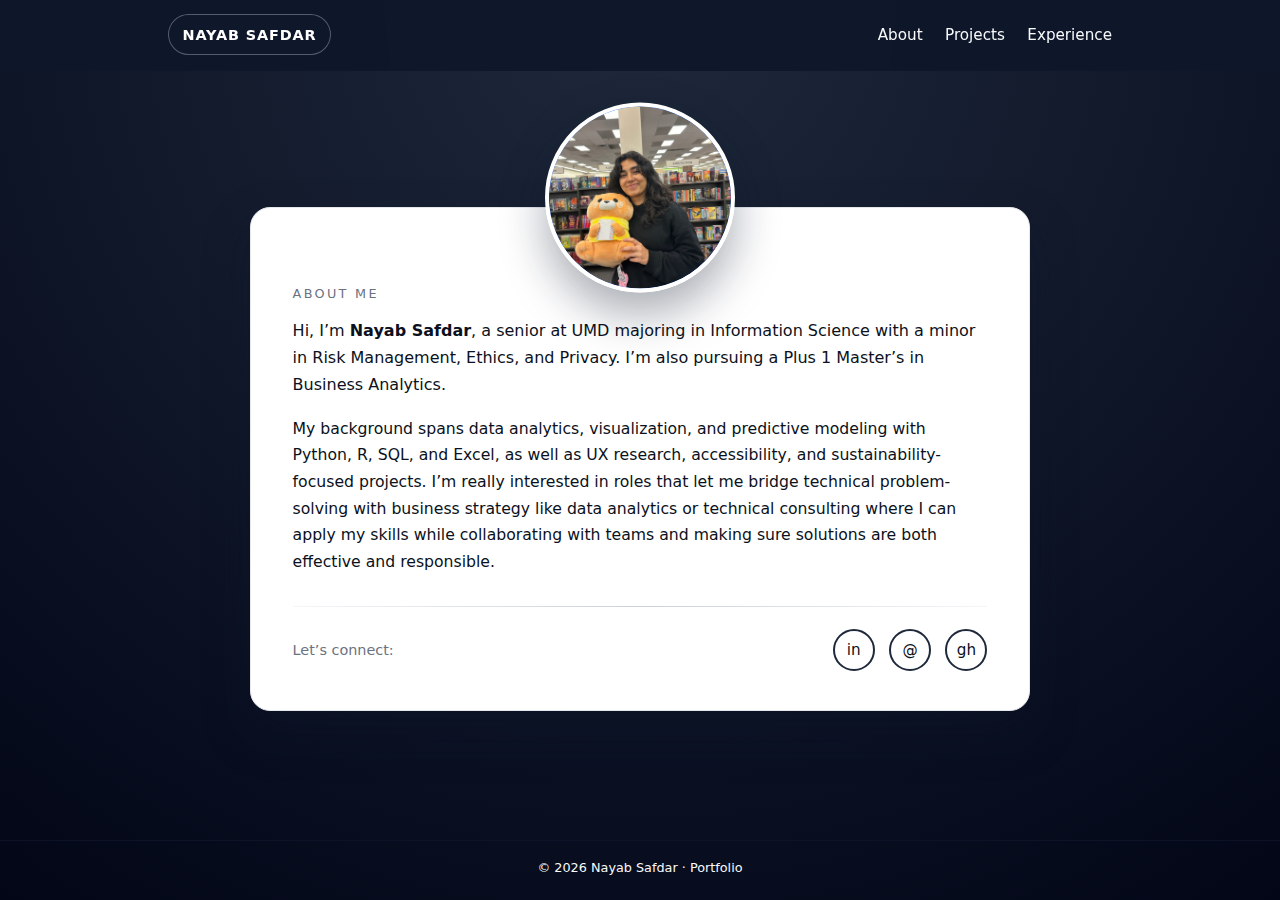
<file: index.html>
<!DOCTYPE html>
<html lang="en">
<head>
  <meta charset="UTF-8">
  <title>Nayab Safdar | Portfolio</title>
  <link rel="stylesheet" href="styles.css">
</head>
<body>
  <div class="page-wrapper">

    <!-- NAVBAR -->
    <header>
      <nav class="navbar">
        <div class="nav-logo">NAYAB SAFDAR</div>
        <ul class="nav-links">
          <li><a href="index.html">About</a></li>
          <li><a href="projects.html">Projects</a></li>
          <li><a href="experience.html">Experience</a></li>
        </ul>
      </nav>
    </header>

    <!-- MAIN -->
    <main>
      <div class="content">

        <!-- ABOUT SECTION -->
        <section class="about-section">
          <div class="about-shell">

            <!-- CIRCLE PHOTO -->
            <div class="about-avatar-wrapper">
                <div class="about-avatar">
                    <img src="IMG_5929.JPG" alt="Photo of Nayab Safdar">
                  </div>
            </div>

            <!-- CARD -->
            <div class="about-card">
              <div class="about-heading">About Me</div>

              <div class="about-title-row">
                <p class="about-body" style="margin: 0; font-size: 1rem; color: var(--navy);">
                  Hi, I’m <strong>Nayab Safdar</strong>, a senior at UMD majoring in Information Science with a minor in Risk Management, Ethics, and Privacy. 
                  I’m also pursuing a Plus 1 Master’s in Business Analytics.
                </p>
              </div>

              <p class="about-body">
                My background spans data analytics, visualization, and predictive modeling with Python, R, SQL, and Excel, as well as UX research, accessibility, and sustainability-focused projects. 
                I’m really interested in roles that let me bridge technical problem-solving with business strategy like data analytics or technical consulting where I can apply my skills while collaborating with teams and making sure solutions are both effective and responsible.
              </p>

              <div class="about-divider"></div>

              <!-- SOCIAL ICONS ONLY -->
              <div class="about-socials">
                <span class="about-socials-label">Let’s connect:</span>

                <div class="about-socials-icons">
                  <!-- LinkedIn -->
                  <a
                    href="https://www.linkedin.com/in/nayabsafdar7"
                    class="social-icon"
                    aria-label="LinkedIn"
                    target="_blank"
                    rel="noopener noreferrer"
                  >
                    in
                  </a>

                  <!-- Email -->
                  <a
                    href="mailto:nayabsafdar28@gmail.com"
                    class="social-icon"
                    aria-label="Email"
                  >
                    @
                  </a>

                  <!-- GitHub (update href later) -->
                  <a
                    href="https://github.com/Naya26?tab=repositories"
                    class="social-icon"
                    aria-label="GitHub"
                    target="_blank"
                    rel="noopener noreferrer"
                >
                  gh
                </a>
                </div>
              </div>
            </div>

          </div>
        </section>
      </div>
    </main>

    <!-- FOOTER -->
    <footer>
      © <span id="year"></span> Nayab Safdar · Portfolio
    </footer>

  </div>

  <script>
    document.getElementById('year').textContent = new Date().getFullYear();
  </script>
</body>
</html>
</file>
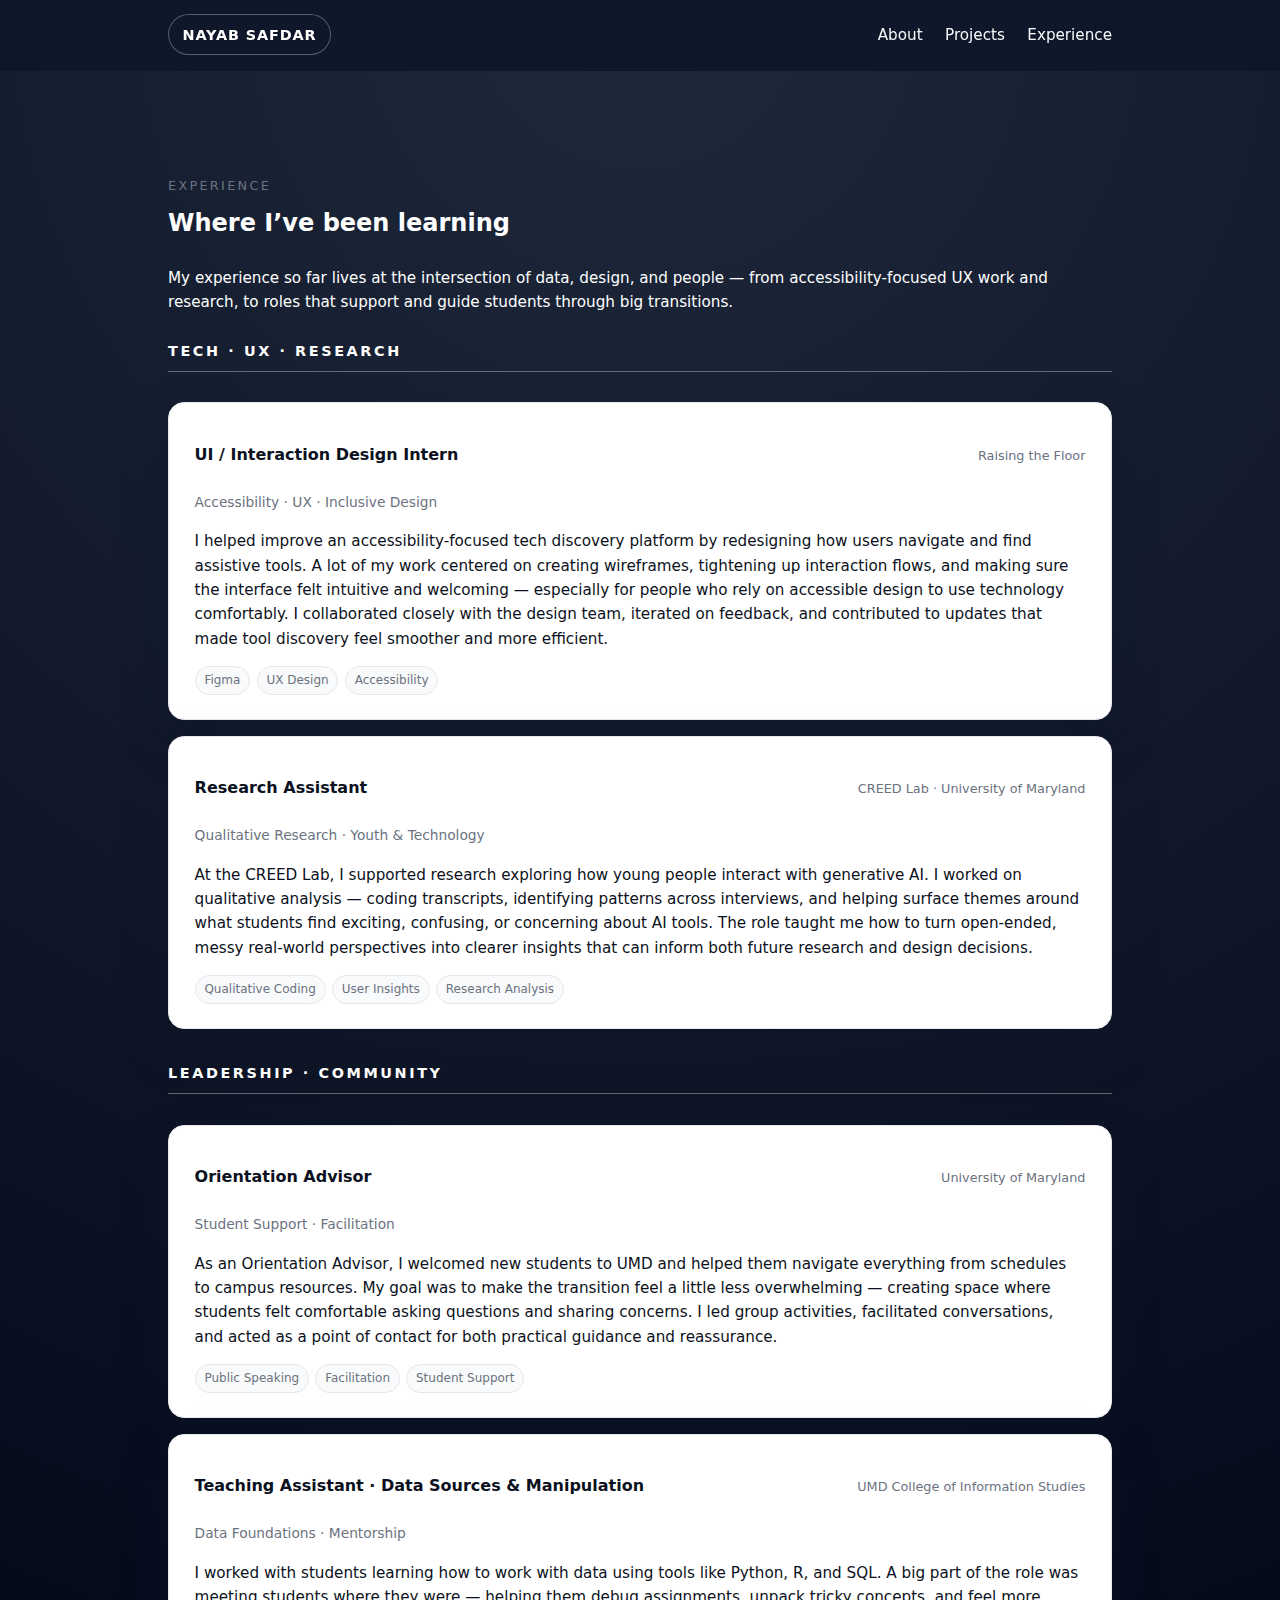
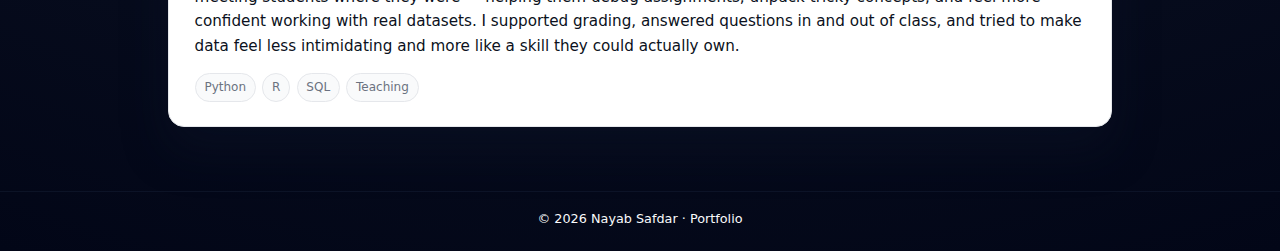
<file: experience.html>
<!DOCTYPE html>
<html lang="en">
<head>
  <meta charset="UTF-8">
  <title>Experience | Nayab Safdar</title>
  <link rel="stylesheet" href="styles.css">
</head>
<body>
  <div class="page-wrapper">

    <!-- NAVBAR -->
    <header>
      <nav class="navbar">
        <div class="nav-logo">NAYAB SAFDAR</div>
        <ul class="nav-links">
          <li><a href="index.html">About</a></li>
          <li><a href="projects.html">Projects</a></li>
          <li><a href="experience.html">Experience</a></li>
        </ul>
      </nav>
    </header>

    <!-- MAIN CONTENT -->
    <main>
      <div class="content">

        <!-- EXPERIENCE HEADER -->
        <section class="section">
          <div class="section-header">
            <div class="section-kicker">Experience</div>
            <h1 class="section-title">Where I’ve been learning</h1>
          </div>

          <p class="card-description" style="color: #FFFFFF;">
            My experience so far lives at the intersection of data, design, and people — from accessibility-focused UX work and research, to roles that support and guide students through big transitions.
          </p>

          <!-- ===================== EXPERIENCE STACK ===================== -->
          <div class="experience-stack">

            <!-- ======================= TECH UX RESEARCH ======================= -->
            <div class="experience-group">
              <div class="experience-subheader">TECH · UX · RESEARCH</div>

              <!-- RAISING THE FLOOR -->
              <article class="card">
                <div class="card-title-row">
                  <h2 class="card-title">UI / Interaction Design Intern</h2>
                  <div class="card-meta">Raising the Floor</div>
                </div>

                <div class="card-role">Accessibility · UX · Inclusive Design</div>

                <p class="card-description">
                  I helped improve an accessibility-focused tech discovery platform by redesigning how users navigate and find assistive tools.
                  A lot of my work centered on creating wireframes, tightening up interaction flows, and making sure the interface felt intuitive and welcoming —
                  especially for people who rely on accessible design to use technology comfortably.
                  I collaborated closely with the design team, iterated on feedback, and contributed to updates that made tool discovery feel smoother and more efficient.
                </p>

                <div class="card-tags">
                  <span class="card-tag">Figma</span>
                  <span class="card-tag">UX Design</span>
                  <span class="card-tag">Accessibility</span>
                </div>
              </article>

              <!-- CREED LAB -->
              <article class="card">
                <div class="card-title-row">
                  <h2 class="card-title">Research Assistant</h2>
                  <div class="card-meta">CREED Lab · University of Maryland</div>
                </div>

                <div class="card-role">Qualitative Research · Youth & Technology</div>

                <p class="card-description">
                  At the CREED Lab, I supported research exploring how young people interact with generative AI.
                  I worked on qualitative analysis — coding transcripts, identifying patterns across interviews, and helping surface themes around what students find exciting, confusing, or concerning about AI tools.
                  The role taught me how to turn open-ended, messy real-world perspectives into clearer insights that can inform both future research and design decisions.
                </p>

                <div class="card-tags">
                  <span class="card-tag">Qualitative Coding</span>
                  <span class="card-tag">User Insights</span>
                  <span class="card-tag">Research Analysis</span>
                </div>
              </article>
            </div>


            <!-- ======================= LEADERSHIP COMMUNITY ======================= -->
            <div class="experience-group">
              <div class="experience-subheader">LEADERSHIP · COMMUNITY</div>

              <!-- ORIENTATION ADVISOR -->
              <article class="card">
                <div class="card-title-row">
                  <h2 class="card-title">Orientation Advisor</h2>
                  <div class="card-meta">University of Maryland</div>
                </div>

                <div class="card-role">Student Support · Facilitation</div>

                <p class="card-description">
                  As an Orientation Advisor, I welcomed new students to UMD and helped them navigate everything from schedules to campus resources.
                  My goal was to make the transition feel a little less overwhelming — creating space where students felt comfortable asking questions and sharing concerns.
                  I led group activities, facilitated conversations, and acted as a point of contact for both practical guidance and reassurance.
                </p>

                <div class="card-tags">
                  <span class="card-tag">Public Speaking</span>
                  <span class="card-tag">Facilitation</span>
                  <span class="card-tag">Student Support</span>
                </div>
              </article>

              <!-- TEACHING ASSISTANT -->
              <article class="card">
                <div class="card-title-row">
                  <h2 class="card-title">Teaching Assistant · Data Sources & Manipulation</h2>
                  <div class="card-meta">UMD College of Information Studies</div>
                </div>

                <div class="card-role">Data Foundations · Mentorship</div>

                <p class="card-description">
                  I worked with students learning how to work with data using tools like Python, R, and SQL.
                  A big part of the role was meeting students where they were — helping them debug assignments, unpack tricky concepts, and feel more confident working with real datasets.
                  I supported grading, answered questions in and out of class, and tried to make data feel less intimidating and more like a skill they could actually own.
                </p>

                <div class="card-tags">
                  <span class="card-tag">Python</span>
                  <span class="card-tag">R</span>
                  <span class="card-tag">SQL</span>
                  <span class="card-tag">Teaching</span>
                </div>
              </article>

            </div>

          </div>
        </section>

      </div>
    </main>

    <!-- FOOTER -->
    <footer>
      © <span id="year"></span> Nayab Safdar · Portfolio
    </footer>

  </div>

  <script>
    document.getElementById('year').textContent = new Date().getFullYear();
  </script>
</body>
</html>
</file>
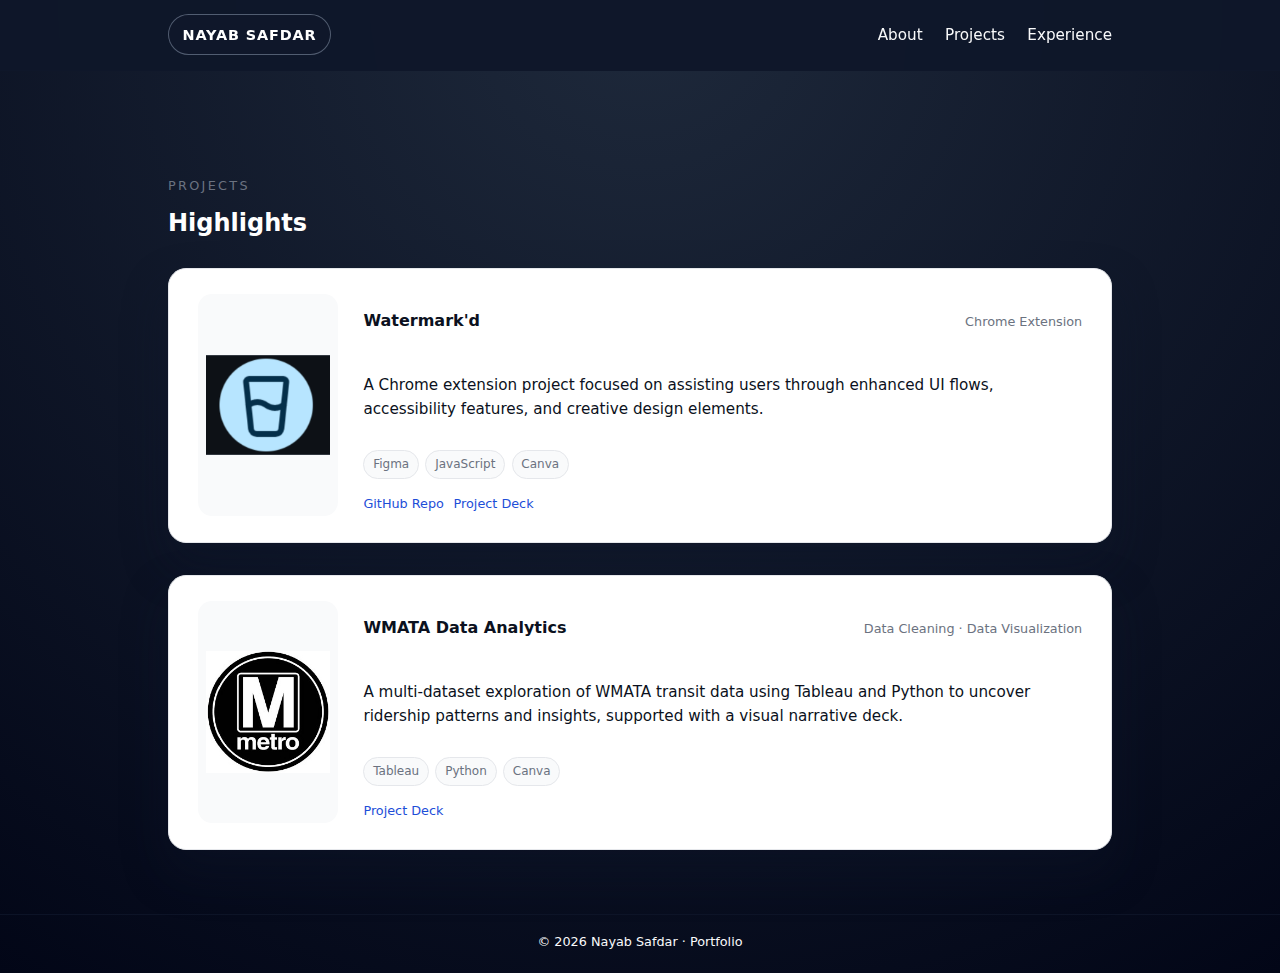
<file: projects.html>
<!DOCTYPE html>
<html lang="en">
<head>
  <meta charset="UTF-8">
  <title>Projects | Nayab Safdar</title>
  <link rel="stylesheet" href="styles.css">
</head>
<body>
  <div class="page-wrapper">

    <!-- NAVBAR -->
    <header>
      <nav class="navbar">
        <div class="nav-logo">NAYAB SAFDAR</div>
        <ul class="nav-links">
          <li><a href="index.html">About</a></li>
          <li><a href="projects.html">Projects</a></li>
          <li><a href="experience.html">Experience</a></li>
        </ul>
      </nav>
    </header>

    <!-- MAIN CONTENT -->
    <main>
      <div class="content">

        <!-- PAGE TITLE -->
        <section class="section">
          <div class="section-header">
            <div class="section-kicker">Projects</div>
            <h1 class="section-title">Highlights</h1>
          </div>

          <p class="card-description">
            <!-- optional description about your work style -->
          </p>

          <!-- ========================================= -->
          <!--         PROJECT LIST (VERTICAL)           -->
          <!-- ========================================= -->
          <div class="project-list">

            <!-- ================= PROJECT 1 ================= -->
            <article class="project-item">

              <div class="project-media">
                <img src="Watermark'd.png" alt="Watermark'd Chrome Extension preview">
              </div>

              <div class="project-info">
                <div class="card-title-row">
                  <h2 class="card-title">Watermark'd</h2>
                  <div class="card-meta">Chrome Extension</div>
                </div>

                <p class="card-description project-description">
                  A Chrome extension project focused on assisting users through enhanced UI flows, accessibility features, and creative design elements.
                </p>

                <div class="card-tags">
                  <span class="card-tag">Figma</span>
                  <span class="card-tag">JavaScript</span>
                  <span class="card-tag">Canva</span>
                </div>

                <div class="card-links">
                  <a href="https://github.com/cysabi/watermark-d" target="_blank" class="card-link">GitHub Repo</a>
                  <a href="https://www.canva.com/design/DAG41fBm2Q0/4GKhzrKdv1udum4CqtsMkg/edit" target="_blank" class="card-link">Project Deck</a>
                </div>
              </div>

            </article>


            <!-- ================= PROJECT 2 ================= -->
            <article class="project-item">

              <div class="project-media">
                <img src="metro.jpg" alt="WMATA Data Analytics dashboard">
              </div>

              <div class="project-info">
                <div class="card-title-row">
                  <h2 class="card-title">WMATA Data Analytics</h2>
                  <div class="card-meta">Data Cleaning · Data Visualization</div>
                </div>

                <p class="card-description project-description">
                  A multi-dataset exploration of WMATA transit data using Tableau and Python to uncover ridership patterns and insights, supported with a visual narrative deck.
                </p>

                <div class="card-tags">
                  <span class="card-tag">Tableau</span>
                  <span class="card-tag">Python</span>
                  <span class="card-tag">Canva</span>
                </div>

                <div class="card-links">
                  <a href="https://www.canva.com/design/DAGhGTg2n7I/JAepshUGmxz7mks9IvPOgw/view?embed" target="_blank" class="card-link">Project Deck</a>
                </div>
              </div>

            </article>

            <!-- Add more projects here using the same structure if needed -->

          </div>
        </section>

      </div>
    </main>

    <!-- FOOTER -->
    <footer>
      © <span id="year"></span> Nayab Safdar · Portfolio
    </footer>

  </div>

  <script>
    document.getElementById('year').textContent = new Date().getFullYear();
  </script>

</body>
</html>
</file>
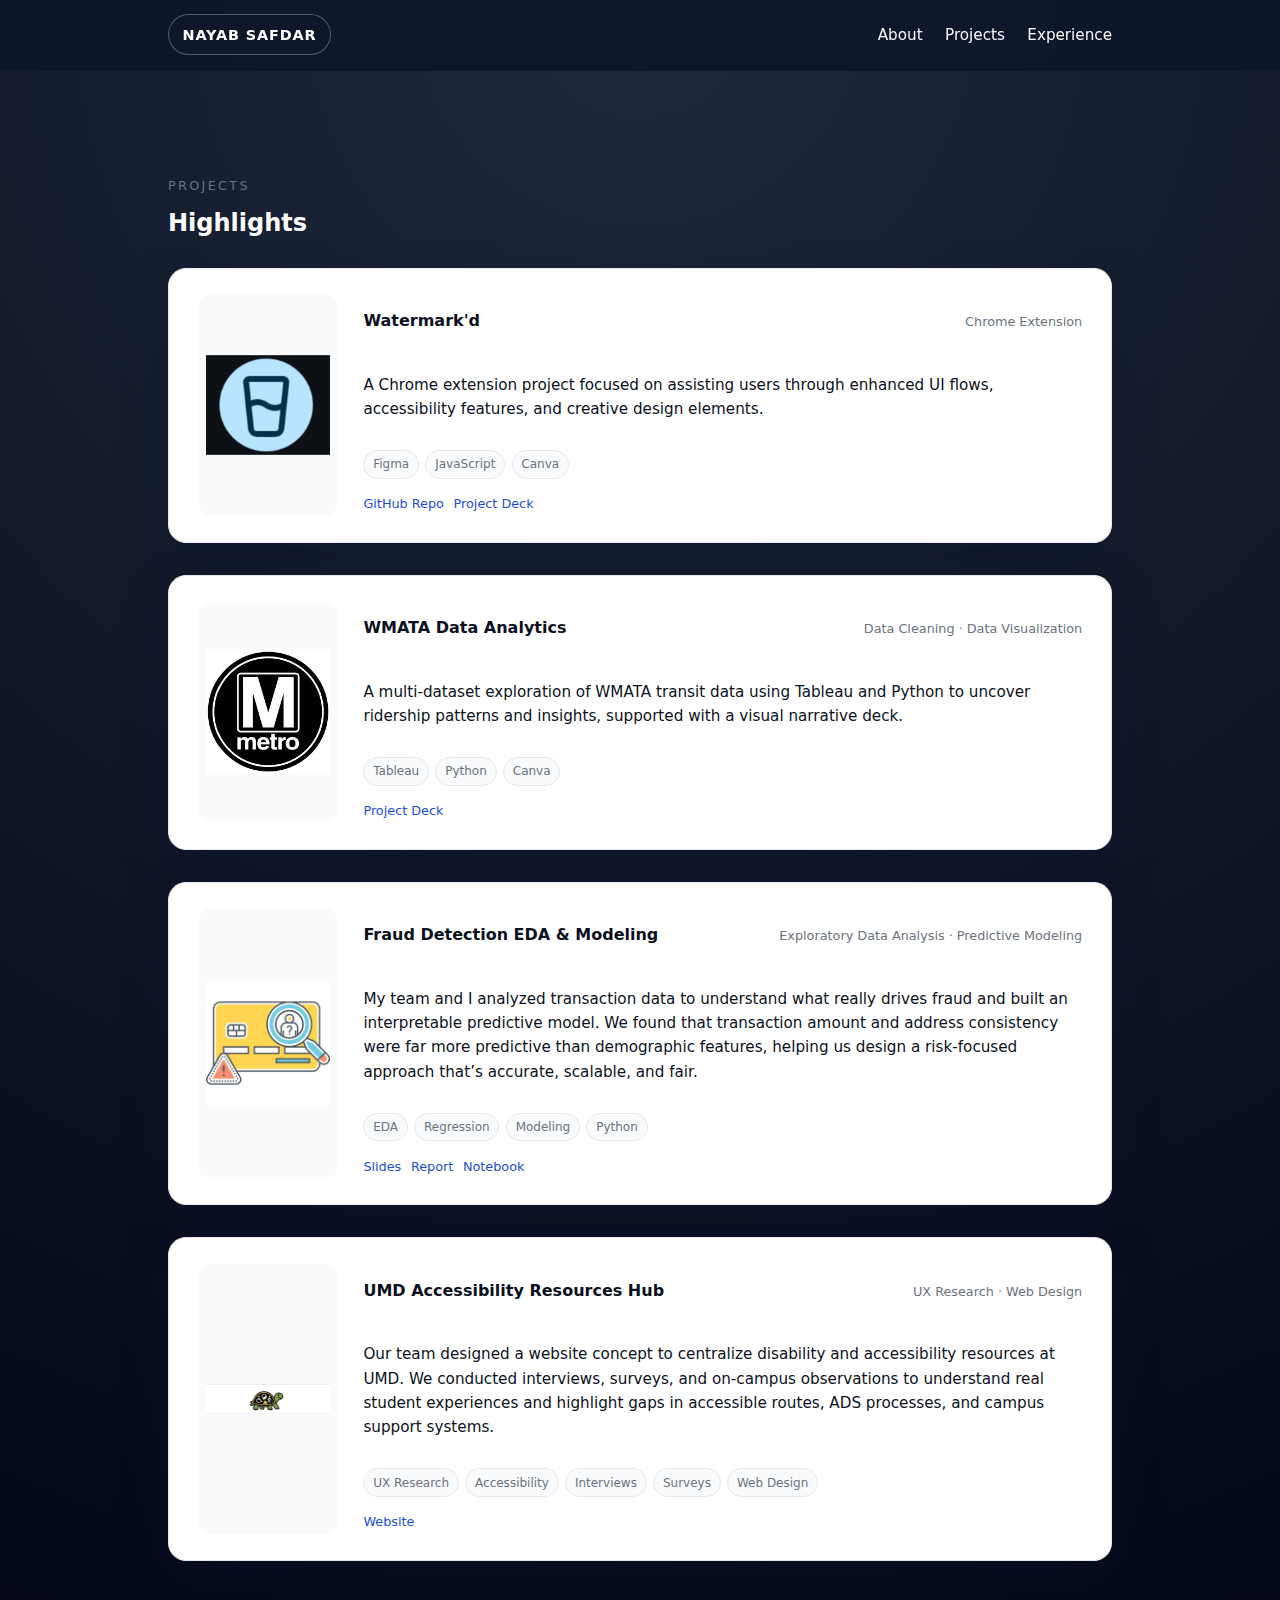
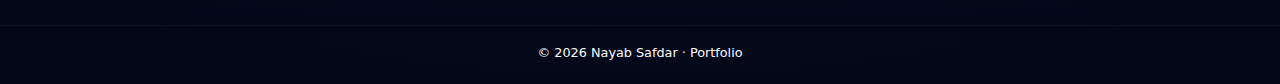
<file: Downloads/Nayab-portfolio/projects.html>
<!DOCTYPE html>
<html lang="en">
<head>
  <meta charset="UTF-8">
  <title>Projects | Nayab Safdar</title>
  <link rel="stylesheet" href="styles.css">
</head>
<body>
  <div class="page-wrapper">

    <!-- NAVBAR -->
    <header>
      <nav class="navbar">
        <div class="nav-logo">NAYAB SAFDAR</div>
        <ul class="nav-links">
          <li><a href="index.html">About</a></li>
          <li><a href="projects.html">Projects</a></li>
          <li><a href="experience.html">Experience</a></li>
        </ul>
      </nav>
    </header>

    <!-- MAIN CONTENT -->
    <main>
      <div class="content">

        <!-- PAGE TITLE -->
        <section class="section">
          <div class="section-header">
            <div class="section-kicker">Projects</div>
            <h1 class="section-title">Highlights</h1>
          </div>

          <p class="card-description">
            <!-- optional description about your work style -->
          </p>

          <!-- ========================================= -->
          <!--         PROJECT LIST (VERTICAL)           -->
          <!-- ========================================= -->
          <div class="project-list">

            <!-- ================= PROJECT 1: WATERMARK'D ================= -->
            <article class="project-item">
              <div class="project-media">
                <img src="Watermark'd.png" alt="Watermark'd Chrome Extension preview">
              </div>

              <div class="project-info">
                <div class="card-title-row">
                  <h2 class="card-title">Watermark'd</h2>
                  <div class="card-meta">Chrome Extension</div>
                </div>

                <p class="card-description project-description">
                  A Chrome extension project focused on assisting users through enhanced UI flows,
                  accessibility features, and creative design elements.
                </p>

                <div class="card-tags">
                  <span class="card-tag">Figma</span>
                  <span class="card-tag">JavaScript</span>
                  <span class="card-tag">Canva</span>
                </div>

                <div class="card-links">
                  <a href="https://github.com/cysabi/watermark-d"
                     target="_blank"
                     class="card-link">GitHub Repo</a>
                  <a href="https://www.canva.com/design/DAG41fBm2Q0/4GKhzrKdv1udum4CqtsMkg/edit"
                     target="_blank"
                     class="card-link">Project Deck</a>
                </div>
              </div>
            </article>


            <!-- ================= PROJECT 2: WMATA ANALYTICS ================= -->
            <article class="project-item">
              <div class="project-media">
                <img src="metro.jpg" alt="WMATA Data Analytics dashboard">
              </div>

              <div class="project-info">
                <div class="card-title-row">
                  <h2 class="card-title">WMATA Data Analytics</h2>
                  <div class="card-meta">Data Cleaning · Data Visualization</div>
                </div>

                <p class="card-description project-description">
                  A multi-dataset exploration of WMATA transit data using Tableau and Python
                  to uncover ridership patterns and insights, supported with a visual narrative deck.
                </p>

                <div class="card-tags">
                  <span class="card-tag">Tableau</span>
                  <span class="card-tag">Python</span>
                  <span class="card-tag">Canva</span>
                </div>

                <div class="card-links">
                  <a href="https://www.canva.com/design/DAGhGTg2n7I/JAepshUGmxz7mks9IvPOgw/view?embed"
                     target="_blank"
                     class="card-link">Project Deck</a>
                </div>
              </div>
            </article>


            <!-- ================= PROJECT 3: FRAUD DETECTION ================= -->
            <article class="project-item">
              <div class="project-media">
                <img src="fraud-detection.jpg" alt="Fraud Detection">
              </div>

              <div class="project-info">
                <div class="card-title-row">
                  <h2 class="card-title">Fraud Detection EDA & Modeling</h2>
                  <div class="card-meta">Exploratory Data Analysis · Predictive Modeling</div>
                </div>

                <p class="card-description project-description">
                  My team and I analyzed transaction data to understand what really drives fraud and built
                  an interpretable predictive model. We found that transaction amount and address consistency
                  were far more predictive than demographic features, helping us design a risk-focused approach
                  that’s accurate, scalable, and fair.
                </p>

                <div class="card-tags">
                  <span class="card-tag">EDA</span>
                  <span class="card-tag">Regression</span>
                  <span class="card-tag">Modeling</span>
                  <span class="card-tag">Python</span>
                </div>

                <div class="card-links">
                  <!-- Slides -->
                  <a href="https://new.express.adobe.com/id/urn:aaid:sc:VA6C2:fe852b8b-7b9c-59a3-979b-b48f26fc01b6?accept=true&category=search"
                     target="_blank"
                     class="card-link">
                    Slides
                  </a>
                
                  <!-- Report PDF -->
                  <a href="BUDT704_Group K.pdf"
                     target="_blank"
                     class="card-link">
                    Report
                  </a>
                
                  <!-- Notebook (GitHub viewer – best for .ipynb) -->
                  <a href="https://colab.research.google.com/drive/12n3q2j1UVWAQI8pu37ef-PM1Xa7bF3of"
                     target="_blank"
                     class="card-link">
                    Notebook
                  </a>
                </div>
              </div>
            </article>


            <!-- ================= PROJECT 4: ACCESSIBILITY HUB ================= -->
            <article class="project-item">
              <div class="project-media">
                <img src="Terpability.jpg" alt="TerpAbility Website">
              </div>

              <div class="project-info">
                <div class="card-title-row">
                  <h2 class="card-title">UMD Accessibility Resources Hub</h2>
                  <div class="card-meta">UX Research · Web Design</div>
                </div>

                <p class="card-description project-description">
                  Our team designed a website concept to centralize disability and accessibility resources at UMD.
                  We conducted interviews, surveys, and on-campus observations to understand real student experiences
                  and highlight gaps in accessible routes, ADS processes, and campus support systems.
                </p>

                <div class="card-tags">
                  <span class="card-tag">UX Research</span>
                  <span class="card-tag">Accessibility</span>
                  <span class="card-tag">Interviews</span>
                  <span class="card-tag">Surveys</span>
                  <span class="card-tag">Web Design</span>
                </div>

                <div class="card-links">
                  <a href="https://sites.google.com/d/1QhxLEZgRxJQsXTh1ORQ0MkAj8TUfmdX1/p/1h090FdO07CfsGk3Fcp8oRqHIxNvRvnFK/edit"
                     target="_blank"
                     class="card-link">
                    Website
                  </a>
                </div>
              </div>
            </article>

          </div>
        </section>

      </div>
    </main>

    <!-- FOOTER -->
    <footer>
      © <span id="year"></span> Nayab Safdar · Portfolio
    </footer>

  </div>

  <script>
    document.getElementById('year').textContent = new Date().getFullYear();
  </script>

</body>
</html>
</file>
<file: styles.css>
/* ========== THEME ========== */

:root {
    /* Core palette: navy + white */
    --navy-bg: #0f172a;      /* page background navy */
    --navy: #0b1120;         /* deep navy for text / accents */
    --navy-soft: #1e293b;    /* softer navy for borders */
    --white: #ffffff;
    --offwhite: #f9fafb;
    --muted: #6b7280;
    --accent: #1d4ed8;       /* bright navy/blue accent */
  
    --max-width: 1000px;
    --radius-lg: 20px;
    --shadow-soft: 0 22px 45px rgba(15, 23, 42, 0.35);
  }
  
  *,
  *::before,
  *::after {
    box-sizing: border-box;
  }
  
  /* Global text is dark navy on light backgrounds unless overridden */
  body {
    margin: 0;
    min-height: 100vh;
    font-family: system-ui, -apple-system, BlinkMacSystemFont, "Segoe UI", sans-serif;
    background: radial-gradient(circle at top, #1e293b, #020617);
    color: var(--navy);
    line-height: 1.7;
  }
  
  /* ========== LAYOUT ========== */
  
  .page-wrapper {
    display: flex;
    flex-direction: column;
    min-height: 100vh;
  }
  
  main {
    flex: 1;
  }
  
  .content {
    max-width: var(--max-width);
    margin: 0 auto;
    padding: 3.5rem 1.75rem 4rem;
  }
  
  /* ========== NAVBAR ========== */
  
  header {
    position: sticky;
    top: 0;
    z-index: 10;
    backdrop-filter: blur(18px);
    background: rgba(15, 23, 42, 0.96);
    border-bottom: 1px solid rgba(15, 23, 42, 0.9);
  }
  
  .navbar {
    max-width: var(--max-width);
    margin: 0 auto;
    padding: 0.9rem 1.75rem;
    display: flex;
    align-items: center;
    justify-content: space-between;
  }
  
  .nav-logo {
    font-weight: 700;
    letter-spacing: 0.06em;
    text-transform: uppercase;
    font-size: 0.9rem;
    color: var(--white);
    border: 1px solid rgba(148, 163, 184, 0.5);
    padding: 0.45rem 0.85rem;
    border-radius: 999px;
    background: rgba(15, 23, 42, 0.9);
  }
  
  .nav-links {
    list-style: none;
    display: flex;
    gap: 1.4rem;
    margin: 0;
    padding: 0;
  }
  
  .nav-links a {
    text-decoration: none;
    color: var(--offwhite);
    font-size: 0.95rem;
    position: relative;
    padding-bottom: 0.2rem;
  }
  
  .nav-links a::after {
    content: "";
    position: absolute;
    left: 0;
    bottom: 0;
    width: 0;
    height: 2px;
    background: linear-gradient(to right, var(--white), var(--accent));
    transition: width 0.25s ease;
  }
  
  .nav-links a:hover {
    color: var(--white);
  }
  
  .nav-links a:hover::after {
    width: 100%;
  }
  
  /* ========== ABOUT SECTION (circle + card + socials) ========== */
  
  .about-section {
    position: relative;
    padding-top: 5rem; /* space for floating circle */
  }
  
  /* centers the card + circle */
  .about-shell {
    position: relative;
    max-width: 780px;
    margin: 0 auto;
  }
  
  /* big circular profile area */
  .about-avatar-wrapper {
    position: absolute;
    top: 0;
    left: 50%;
    transform: translate(-50%, -55%);
    z-index: 2;
  }
  
  .about-avatar {
    width: 190px;
    height: 190px;
    border-radius: 999px;
    background: radial-gradient(circle at 30% 20%, #60a5fa, #1d4ed8);
    border: 4px solid var(--white);
    display: flex;
    align-items: center;
    justify-content: center;
    box-shadow: var(--shadow-soft);
    overflow: hidden;
  }
  
  /* for when you add a real photo later */
  .about-avatar img {
    width: 100%;
    height: 100%;
    object-fit: cover;   /* fills the circle without distortion */
    border-radius: 999px; /* ensure it stays round */
  }
  
  .about-avatar-initials {
    font-size: 2.4rem;
    font-weight: 700;
    letter-spacing: 0.1em;
    text-transform: uppercase;
    color: var(--white);
  }
  
  /* main white card */
  .about-card {
    background: var(--white);
    border-radius: var(--radius-lg);
    border: 1px solid #e5e7eb;
    padding: 4.7rem 2.6rem 2.4rem; /* extra top padding for circle overlap */
    box-shadow: var(--shadow-soft);
  }
  
  /* text inside card is navy / muted gray */
  .about-heading {
    text-transform: uppercase;
    letter-spacing: 0.18em;
    font-size: 0.8rem;
    color: var(--muted);
    margin-bottom: 0.75rem;
  }
  
  .about-title-row {
    display: flex;
    flex-wrap: wrap;
    gap: 0.6rem;
    align-items: baseline;
    margin-bottom: 1.1rem;
  }
  
  .about-title-row h1 {
    margin: 0;
    font-size: 2.1rem;
    color: var(--navy);
  }
  
  .about-tagline {
    font-size: 0.95rem;
    color: var(--muted);
  }
  
  .about-body {
    font-size: 0.98rem;
    color: var(--navy);
    margin-bottom: 1.9rem;
  }
  
  /* subtle horizontal line */
  .about-divider {
    height: 1px;
    background: linear-gradient(
      to right,
      rgba(148, 163, 184, 0.1),
      rgba(148, 163, 184, 0.5),
      rgba(148, 163, 184, 0.1)
    );
    margin-bottom: 1.4rem;
  }
  
  /* socials row */
  .about-socials {
    display: flex;
    flex-wrap: wrap;
    align-items: center;
    justify-content: space-between;
    gap: 1rem;
  }
  
  .about-socials-label {
    font-size: 0.9rem;
    color: var(--muted);
  }
  
  /* circle icons row */
  .about-socials-icons {
    display: flex;
    align-items: center;
    gap: 0.9rem;
  }
  
  .social-icon {
    width: 42px;
    height: 42px;
    border-radius: 999px;
    border: 2px solid var(--navy-soft);
    background: var(--white);
    display: inline-flex;
    align-items: center;
    justify-content: center;
    font-size: 0.95rem;
    color: var(--navy);
    text-decoration: none;
    transition: transform 0.18s ease, box-shadow 0.18s ease,
      border-color 0.18s ease, background 0.18s ease, color 0.18s ease;
  }
  
  .social-icon:hover {
    transform: translateY(-2px);
    box-shadow: 0 12px 30px rgba(15, 23, 42, 0.4);
    border-color: var(--accent);
    background: var(--accent);
    color: var(--white);
  }
  
  /* text links next to icons */
  .social-text-links {
    display: flex;
    flex-wrap: wrap;
    gap: 0.8rem;
  }
  
  .social-text-link {
    font-size: 0.85rem;
    color: var(--muted);
    text-decoration: none;
    border-bottom: 1px dashed rgba(148, 163, 184, 0.7);
  }
  
  .social-text-link:hover {
    color: var(--navy);
    border-bottom-style: solid;
  }
  
  /* ========== GENERIC SECTIONS / CARDS (for Projects & Experience) ========== */
  
  .section {
    margin-top: 3rem;
  }
  
  .section-header {
    margin-bottom: 1.4rem;
  }
  
  .section-kicker {
    font-size: 0.8rem;
    text-transform: uppercase;
    letter-spacing: 0.18em;
    color: var(--muted);
  }
  
  .section-title {
    font-size: 1.5rem;
    color: var(--white);
    margin-top: 0.4rem;
  }
  
  /* Descriptive text inside experience & project cards */
 .card-description {
    font-size: 0.95rem;
    color: var(--navy);      /* <-- DARK TEXT FOR WHITE CARDS */
    line-height: 1.6;
  }
  
  /* Experience page intro paragraph should be white */
  .experience-intro {
    color: var(--white) !important;
  }

  /* cards on dark background = white panels like About card */
  .card-grid {
    display: grid;
    grid-template-columns: repeat(auto-fit, minmax(260px, 1fr));
    gap: 1.6rem;
    margin-top: 1rem;
  }
  
  .card {
    background: var(--white);
    border-radius: 16px;
    border: 1px solid #e5e7eb;
    padding: 1.5rem 1.6rem;
    box-shadow: var(--shadow-soft);
    color: var(--navy);
  }
  
  .card-title-row {
    display: flex;
    justify-content: space-between;
    gap: 0.75rem;
    align-items: baseline;
    margin-bottom: 0.6rem;
  }
  
  .card-title {
    font-size: 1rem;
    font-weight: 600;
  }
  
  .card-meta {
    font-size: 0.8rem;
    color: var(--muted);
  }
  
  .card-tags {
    display: flex;
    flex-wrap: wrap;
    gap: 0.4rem;
    margin-top: 0.85rem;
  }
  
  .card-tag {
    font-size: 0.75rem;
    padding: 0.2rem 0.55rem;
    border-radius: 999px;
    border: 1px solid #e5e7eb;
    color: var(--muted);
    background: var(--offwhite);
  }
  
  .card-links {
    display: flex;
    flex-wrap: wrap;
    gap: 0.6rem;
    font-size: 0.8rem;
    margin-top: 0.9rem;
  }
  
  .card-link {
    text-decoration: none;
    color: var(--accent);
    border-bottom: 1px solid transparent;
  }
  
  .card-link:hover {
    border-bottom-color: var(--accent);
  }
  
  /* Experience layout (two columns of white cards) */
  .experience-layout {
    display: grid;
    grid-template-columns: minmax(0, 1.4fr) minmax(0, 1.1fr);
    gap: 1.9rem;
    margin-top: 1.2rem;
  }
  
  .experience-column-title {
    font-size: 0.9rem;
    text-transform: uppercase;
    letter-spacing: 0.16em;
    color: var(--muted);
    margin-bottom: 0.7rem;
  }

  .experience-subheader {
    font-size: 0.9rem;
    text-transform: uppercase;
    letter-spacing: 0.18em;
    color: var(--white);         /* <-- NOW WHITE */
    font-weight: 700;
    padding-bottom: 0.5rem;
    border-bottom: 1px solid rgba(255, 255, 255, 0.35);
    margin-bottom: 0.9rem;
  }
  
  .card-role {
    font-size: 0.86rem;
    color: var(--muted);
  }
  
  /* Contact strip – white bar on navy bg */
  .contact-strip {
    margin-top: 3rem;
    padding: 1.3rem 1.7rem;
    border-radius: 18px;
    background: var(--white);
    border: 1px solid #e5e7eb;
    display: flex;
    flex-wrap: wrap;
    gap: 1rem;
    align-items: center;
    justify-content: space-between;
    box-shadow: var(--shadow-soft);
    color: var(--navy);
  }
  
  .contact-text {
    font-size: 0.95rem;
  }
  
  .contact-links {
    display: flex;
    flex-wrap: wrap;
    gap: 0.75rem;
  }
  
  .contact-link {
    font-size: 0.85rem;
    text-decoration: none;
    color: var(--white);
    background: var(--navy);
    padding: 0.45rem 0.9rem;
    border-radius: 999px;
    font-weight: 500;
  }
  
  .contact-link:hover {
    background: var(--accent);
  }
  
  /* ========== FOOTER ========== */
  
  footer {
    border-top: 1px solid rgba(15, 23, 42, 0.8);
    padding: 1rem 1.75rem 1.3rem;
    font-size: 0.8rem;
    color: var(--offwhite);
    text-align: center;
  }
  
  /* ========== RESPONSIVE ========== */
  
  @media (max-width: 768px) {
    .content {
      padding-inline: 1.25rem;
    }
  
    .about-avatar {
      width: 160px;
      height: 160px;
    }
  
    .about-card {
      padding: 4rem 1.6rem 2.1rem;
    }
  
    .about-title-row h1 {
      font-size: 1.8rem;
    }
  
    .experience-layout {
      grid-template-columns: 1fr;
    }
  
    .about-socials {
      flex-direction: column;
      align-items: flex-start;
    }
  }

  /* Vertical experience stack with sub-headers */

.experience-stack {
    display: flex;
    flex-direction: column;
    gap: 2rem;
    margin-top: 1.5rem;
  }
  
  .experience-group {
    display: flex;
    flex-direction: column;
    gap: 1rem; /* space between header and cards */
  }

  /* ===== PROJECTS: vertical list, image on left, info on right ===== */

.project-list {
    display: flex;
    flex-direction: column;
    gap: 2rem;              /* spacing between project cards */
    margin-top: 1.5rem;
  }
  
  .project-item {
    display: flex;
    gap: 1.6rem;
    align-items: stretch;
    background: var(--white);
    border-radius: 18px;
    border: 1px solid #e5e7eb;
    padding: 1.6rem 1.8rem;
    box-shadow: var(--shadow-soft);
  }
  
  /* square image area */
  .project-media {
    flex: 0 0 140px;        /* fixed width column */
    max-width: 140px;
    border-radius: 14px;
    background: #e5e7eb;    /* light grey placeholder */
    overflow: hidden;
    aspect-ratio: 1 / 1;    /* keeps it square */
  }
  
  /* actual image when you add one */
  .project-media img {
    width: 100%;
    height: 100%;
    object-fit: contain;      
    padding: 8px;             
    background-color: #f9fafb; 
  }
  
  /* text column */
  .project-info {
    flex: 1;
    display: flex;
    flex-direction: column;
  }
  
  .project-description {
    color: var(--navy);
  }
  
  /* mobile: stack image on top of text */
  @media (max-width: 768px) {
    .project-item {
      flex-direction: column;
    }
  
    .project-media {
      flex: 0 0 auto;
      width: 100%;
      max-width: 260px;
    }
  }
</file>
<file: Downloads/Nayab-portfolio/styles.css>
/* ========== THEME ========== */

:root {
    /* Core palette: navy + white */
    --navy-bg: #0f172a;      /* page background navy */
    --navy: #0b1120;         /* deep navy for text / accents */
    --navy-soft: #1e293b;    /* softer navy for borders */
    --white: #ffffff;
    --offwhite: #f9fafb;
    --muted: #6b7280;
    --accent: #1d4ed8;       /* bright navy/blue accent */
  
    --max-width: 1000px;
    --radius-lg: 20px;
    --shadow-soft: 0 22px 45px rgba(15, 23, 42, 0.35);
  }
  
  *,
  *::before,
  *::after {
    box-sizing: border-box;
  }
  
  /* Global text is dark navy on light backgrounds unless overridden */
  body {
    margin: 0;
    min-height: 100vh;
    font-family: system-ui, -apple-system, BlinkMacSystemFont, "Segoe UI", sans-serif;
    background: radial-gradient(circle at top, #1e293b, #020617);
    color: var(--navy);
    line-height: 1.7;
  }
  
  /* ========== LAYOUT ========== */
  
  .page-wrapper {
    display: flex;
    flex-direction: column;
    min-height: 100vh;
  }
  
  main {
    flex: 1;
  }
  
  .content {
    max-width: var(--max-width);
    margin: 0 auto;
    padding: 3.5rem 1.75rem 4rem;
  }
  
  /* ========== NAVBAR ========== */
  
  header {
    position: sticky;
    top: 0;
    z-index: 10;
    backdrop-filter: blur(18px);
    background: rgba(15, 23, 42, 0.96);
    border-bottom: 1px solid rgba(15, 23, 42, 0.9);
  }
  
  .navbar {
    max-width: var(--max-width);
    margin: 0 auto;
    padding: 0.9rem 1.75rem;
    display: flex;
    align-items: center;
    justify-content: space-between;
  }
  
  .nav-logo {
    font-weight: 700;
    letter-spacing: 0.06em;
    text-transform: uppercase;
    font-size: 0.9rem;
    color: var(--white);
    border: 1px solid rgba(148, 163, 184, 0.5);
    padding: 0.45rem 0.85rem;
    border-radius: 999px;
    background: rgba(15, 23, 42, 0.9);
  }
  
  .nav-links {
    list-style: none;
    display: flex;
    gap: 1.4rem;
    margin: 0;
    padding: 0;
  }
  
  .nav-links a {
    text-decoration: none;
    color: var(--offwhite);
    font-size: 0.95rem;
    position: relative;
    padding-bottom: 0.2rem;
  }
  
  .nav-links a::after {
    content: "";
    position: absolute;
    left: 0;
    bottom: 0;
    width: 0;
    height: 2px;
    background: linear-gradient(to right, var(--white), var(--accent));
    transition: width 0.25s ease;
  }
  
  .nav-links a:hover {
    color: var(--white);
  }
  
  .nav-links a:hover::after {
    width: 100%;
  }
  
  /* ========== ABOUT SECTION (circle + card + socials) ========== */
  
  .about-section {
    position: relative;
    padding-top: 5rem; /* space for floating circle */
  }
  
  /* centers the card + circle */
  .about-shell {
    position: relative;
    max-width: 780px;
    margin: 0 auto;
  }
  
  /* big circular profile area */
  .about-avatar-wrapper {
    position: absolute;
    top: 0;
    left: 50%;
    transform: translate(-50%, -55%);
    z-index: 2;
  }
  
  .about-avatar {
    width: 190px;
    height: 190px;
    border-radius: 999px;
    background: radial-gradient(circle at 30% 20%, #60a5fa, #1d4ed8);
    border: 4px solid var(--white);
    display: flex;
    align-items: center;
    justify-content: center;
    box-shadow: var(--shadow-soft);
    overflow: hidden;
  }
  
  /* for when you add a real photo later */
  .about-avatar img {
    width: 100%;
    height: 100%;
    object-fit: cover;   /* fills the circle without distortion */
    border-radius: 999px; /* ensure it stays round */
  }
  
  .about-avatar-initials {
    font-size: 2.4rem;
    font-weight: 700;
    letter-spacing: 0.1em;
    text-transform: uppercase;
    color: var(--white);
  }
  
  /* main white card */
  .about-card {
    background: var(--white);
    border-radius: var(--radius-lg);
    border: 1px solid #e5e7eb;
    padding: 4.7rem 2.6rem 2.4rem; /* extra top padding for circle overlap */
    box-shadow: var(--shadow-soft);
  }
  
  /* text inside card is navy / muted gray */
  .about-heading {
    text-transform: uppercase;
    letter-spacing: 0.18em;
    font-size: 0.8rem;
    color: var(--muted);
    margin-bottom: 0.75rem;
  }
  
  .about-title-row {
    display: flex;
    flex-wrap: wrap;
    gap: 0.6rem;
    align-items: baseline;
    margin-bottom: 1.1rem;
  }
  
  .about-title-row h1 {
    margin: 0;
    font-size: 2.1rem;
    color: var(--navy);
  }
  
  .about-tagline {
    font-size: 0.95rem;
    color: var(--muted);
  }
  
  .about-body {
    font-size: 0.98rem;
    color: var(--navy);
    margin-bottom: 1.9rem;
  }
  
  /* subtle horizontal line */
  .about-divider {
    height: 1px;
    background: linear-gradient(
      to right,
      rgba(148, 163, 184, 0.1),
      rgba(148, 163, 184, 0.5),
      rgba(148, 163, 184, 0.1)
    );
    margin-bottom: 1.4rem;
  }
  
  /* socials row */
  .about-socials {
    display: flex;
    flex-wrap: wrap;
    align-items: center;
    justify-content: space-between;
    gap: 1rem;
  }
  
  .about-socials-label {
    font-size: 0.9rem;
    color: var(--muted);
  }
  
  /* circle icons row */
  .about-socials-icons {
    display: flex;
    align-items: center;
    gap: 0.9rem;
  }
  
  .social-icon {
    width: 42px;
    height: 42px;
    border-radius: 999px;
    border: 2px solid var(--navy-soft);
    background: var(--white);
    display: inline-flex;
    align-items: center;
    justify-content: center;
    font-size: 0.95rem;
    color: var(--navy);
    text-decoration: none;
    transition: transform 0.18s ease, box-shadow 0.18s ease,
      border-color 0.18s ease, background 0.18s ease, color 0.18s ease;
  }
  
  .social-icon:hover {
    transform: translateY(-2px);
    box-shadow: 0 12px 30px rgba(15, 23, 42, 0.4);
    border-color: var(--accent);
    background: var(--accent);
    color: var(--white);
  }
  
  /* text links next to icons */
  .social-text-links {
    display: flex;
    flex-wrap: wrap;
    gap: 0.8rem;
  }
  
  .social-text-link {
    font-size: 0.85rem;
    color: var(--muted);
    text-decoration: none;
    border-bottom: 1px dashed rgba(148, 163, 184, 0.7);
  }
  
  .social-text-link:hover {
    color: var(--navy);
    border-bottom-style: solid;
  }
  
  /* ========== GENERIC SECTIONS / CARDS (for Projects & Experience) ========== */
  
  .section {
    margin-top: 3rem;
  }
  
  .section-header {
    margin-bottom: 1.4rem;
  }
  
  .section-kicker {
    font-size: 0.8rem;
    text-transform: uppercase;
    letter-spacing: 0.18em;
    color: var(--muted);
  }
  
  .section-title {
    font-size: 1.5rem;
    color: var(--white);
    margin-top: 0.4rem;
  }
  
  /* Descriptive text inside experience & project cards */
 .card-description {
    font-size: 0.95rem;
    color: var(--navy);      /* <-- DARK TEXT FOR WHITE CARDS */
    line-height: 1.6;
  }
  
  /* Experience page intro paragraph should be white */
  .experience-intro {
    color: var(--white) !important;
  }

  /* cards on dark background = white panels like About card */
  .card-grid {
    display: grid;
    grid-template-columns: repeat(auto-fit, minmax(260px, 1fr));
    gap: 1.6rem;
    margin-top: 1rem;
  }
  
  .card {
    background: var(--white);
    border-radius: 16px;
    border: 1px solid #e5e7eb;
    padding: 1.5rem 1.6rem;
    box-shadow: var(--shadow-soft);
    color: var(--navy);
  }
  
  .card-title-row {
    display: flex;
    justify-content: space-between;
    gap: 0.75rem;
    align-items: baseline;
    margin-bottom: 0.6rem;
  }
  
  .card-title {
    font-size: 1rem;
    font-weight: 600;
  }
  
  .card-meta {
    font-size: 0.8rem;
    color: var(--muted);
  }
  
  .card-tags {
    display: flex;
    flex-wrap: wrap;
    gap: 0.4rem;
    margin-top: 0.85rem;
  }
  
  .card-tag {
    font-size: 0.75rem;
    padding: 0.2rem 0.55rem;
    border-radius: 999px;
    border: 1px solid #e5e7eb;
    color: var(--muted);
    background: var(--offwhite);
  }
  
  .card-links {
    display: flex;
    flex-wrap: wrap;
    gap: 0.6rem;
    font-size: 0.8rem;
    margin-top: 0.9rem;
  }
  
  .card-link {
    text-decoration: none;
    color: var(--accent);
    border-bottom: 1px solid transparent;
  }
  
  .card-link:hover {
    border-bottom-color: var(--accent);
  }
  
  /* Experience layout (two columns of white cards) */
  .experience-layout {
    display: grid;
    grid-template-columns: minmax(0, 1.4fr) minmax(0, 1.1fr);
    gap: 1.9rem;
    margin-top: 1.2rem;
  }
  
  .experience-column-title {
    font-size: 0.9rem;
    text-transform: uppercase;
    letter-spacing: 0.16em;
    color: var(--muted);
    margin-bottom: 0.7rem;
  }

  .experience-subheader {
    font-size: 0.9rem;
    text-transform: uppercase;
    letter-spacing: 0.18em;
    color: var(--white);         /* <-- NOW WHITE */
    font-weight: 700;
    padding-bottom: 0.5rem;
    border-bottom: 1px solid rgba(255, 255, 255, 0.35);
    margin-bottom: 0.9rem;
  }
  
  .card-role {
    font-size: 0.86rem;
    color: var(--muted);
  }
  
  /* Contact strip – white bar on navy bg */
  .contact-strip {
    margin-top: 3rem;
    padding: 1.3rem 1.7rem;
    border-radius: 18px;
    background: var(--white);
    border: 1px solid #e5e7eb;
    display: flex;
    flex-wrap: wrap;
    gap: 1rem;
    align-items: center;
    justify-content: space-between;
    box-shadow: var(--shadow-soft);
    color: var(--navy);
  }
  
  .contact-text {
    font-size: 0.95rem;
  }
  
  .contact-links {
    display: flex;
    flex-wrap: wrap;
    gap: 0.75rem;
  }
  
  .contact-link {
    font-size: 0.85rem;
    text-decoration: none;
    color: var(--white);
    background: var(--navy);
    padding: 0.45rem 0.9rem;
    border-radius: 999px;
    font-weight: 500;
  }
  
  .contact-link:hover {
    background: var(--accent);
  }
  
  /* ========== FOOTER ========== */
  
  footer {
    border-top: 1px solid rgba(15, 23, 42, 0.8);
    padding: 1rem 1.75rem 1.3rem;
    font-size: 0.8rem;
    color: var(--offwhite);
    text-align: center;
  }
  
  /* ========== RESPONSIVE ========== */
  
  @media (max-width: 768px) {
    .content {
      padding-inline: 1.25rem;
    }
  
    .about-avatar {
      width: 160px;
      height: 160px;
    }
  
    .about-card {
      padding: 4rem 1.6rem 2.1rem;
    }
  
    .about-title-row h1 {
      font-size: 1.8rem;
    }
  
    .experience-layout {
      grid-template-columns: 1fr;
    }
  
    .about-socials {
      flex-direction: column;
      align-items: flex-start;
    }
  }

  /* Vertical experience stack with sub-headers */

.experience-stack {
    display: flex;
    flex-direction: column;
    gap: 2rem;
    margin-top: 1.5rem;
  }
  
  .experience-group {
    display: flex;
    flex-direction: column;
    gap: 1rem; /* space between header and cards */
  }

  /* ===== PROJECTS: vertical list, image on left, info on right ===== */

.project-list {
    display: flex;
    flex-direction: column;
    gap: 2rem;              /* spacing between project cards */
    margin-top: 1.5rem;
  }
  
  .project-item {
    display: flex;
    gap: 1.6rem;
    align-items: stretch;
    background: var(--white);
    border-radius: 18px;
    border: 1px solid #e5e7eb;
    padding: 1.6rem 1.8rem;
    box-shadow: var(--shadow-soft);
  }
  
  /* square image area */
  .project-media {
    flex: 0 0 140px;        /* fixed width column */
    max-width: 140px;
    border-radius: 14px;
    background: #e5e7eb;    /* light grey placeholder */
    overflow: hidden;
    aspect-ratio: 1 / 1;    /* keeps it square */
  }
  
  /* actual image when you add one */
  .project-media img {
    width: 100%;
    height: 100%;
    object-fit: contain;      
    padding: 8px;             
    background-color: #f9fafb; 
  }
  
  /* text column */
  .project-info {
    flex: 1;
    display: flex;
    flex-direction: column;
  }
  
  .project-description {
    color: var(--navy);
  }
  
  /* mobile: stack image on top of text */
  @media (max-width: 768px) {
    .project-item {
      flex-direction: column;
    }
  
    .project-media {
      flex: 0 0 auto;
      width: 100%;
      max-width: 260px;
    }
  }
</file>
